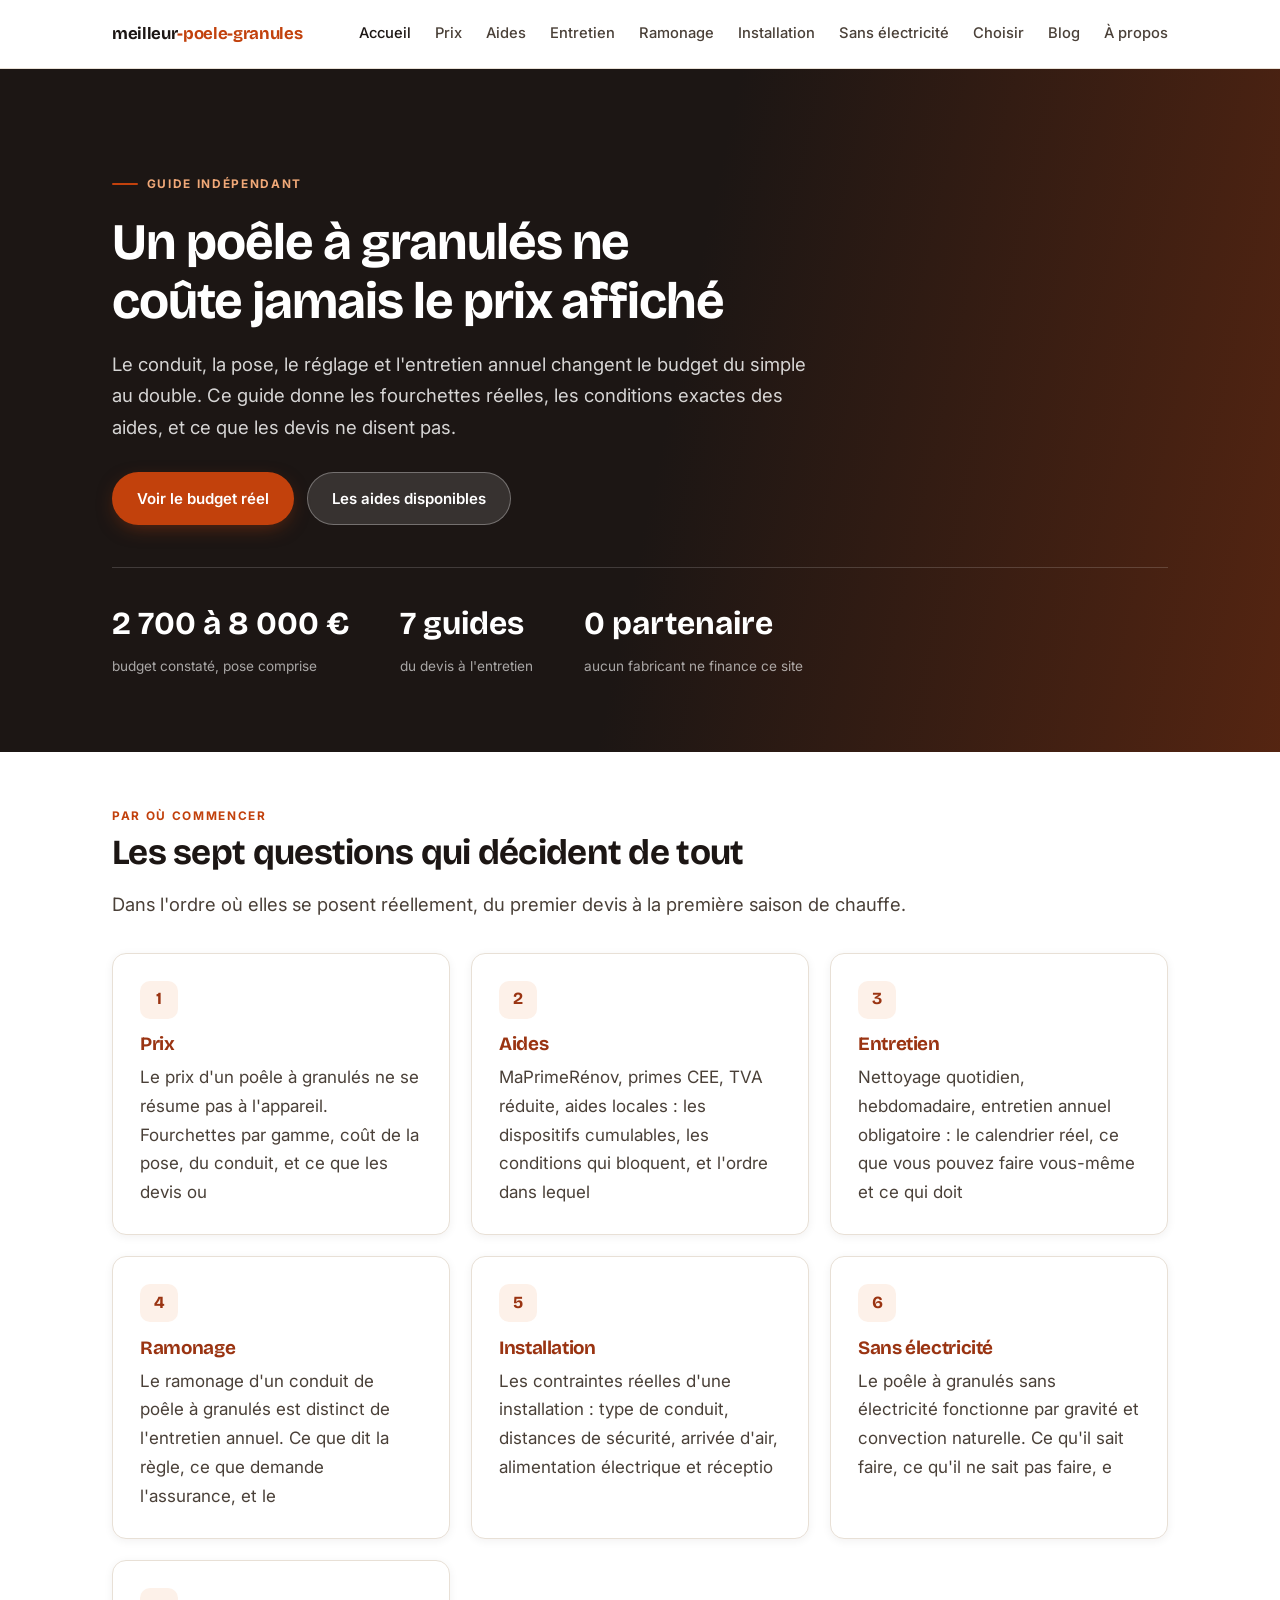
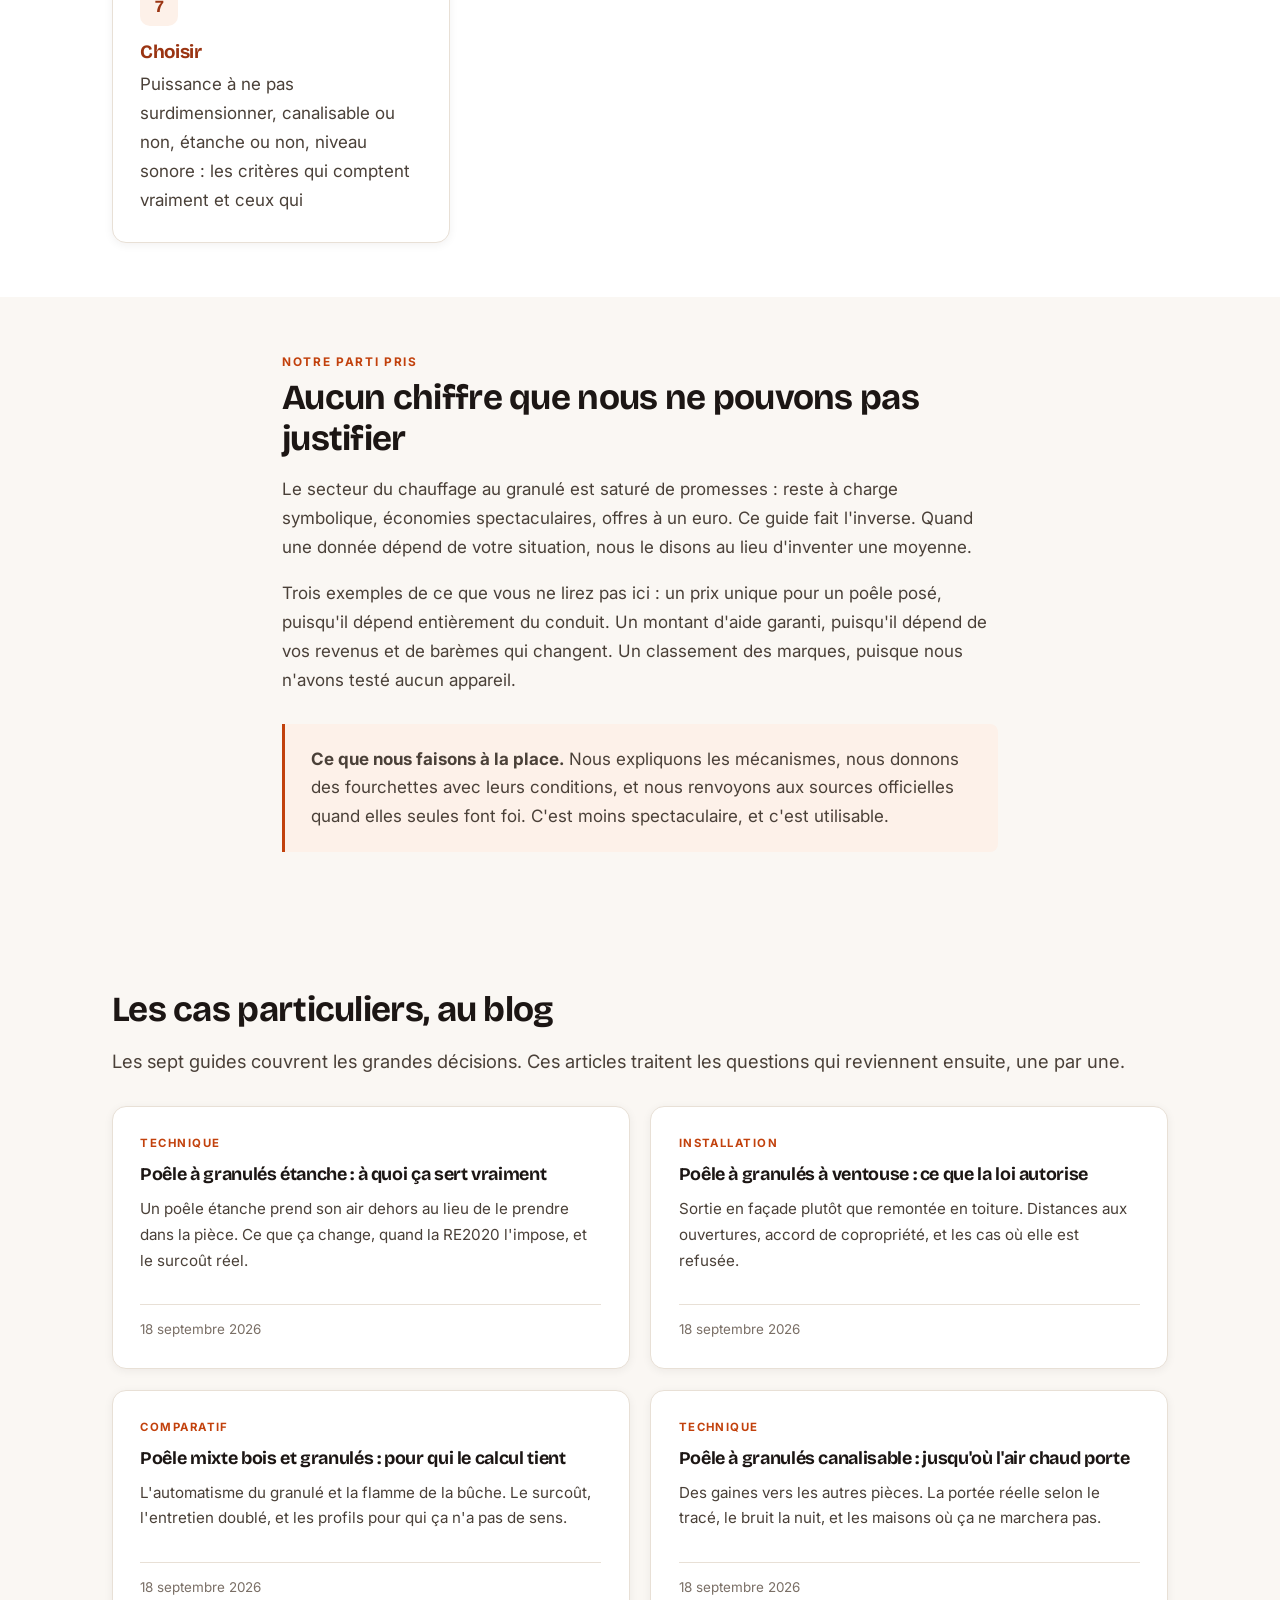
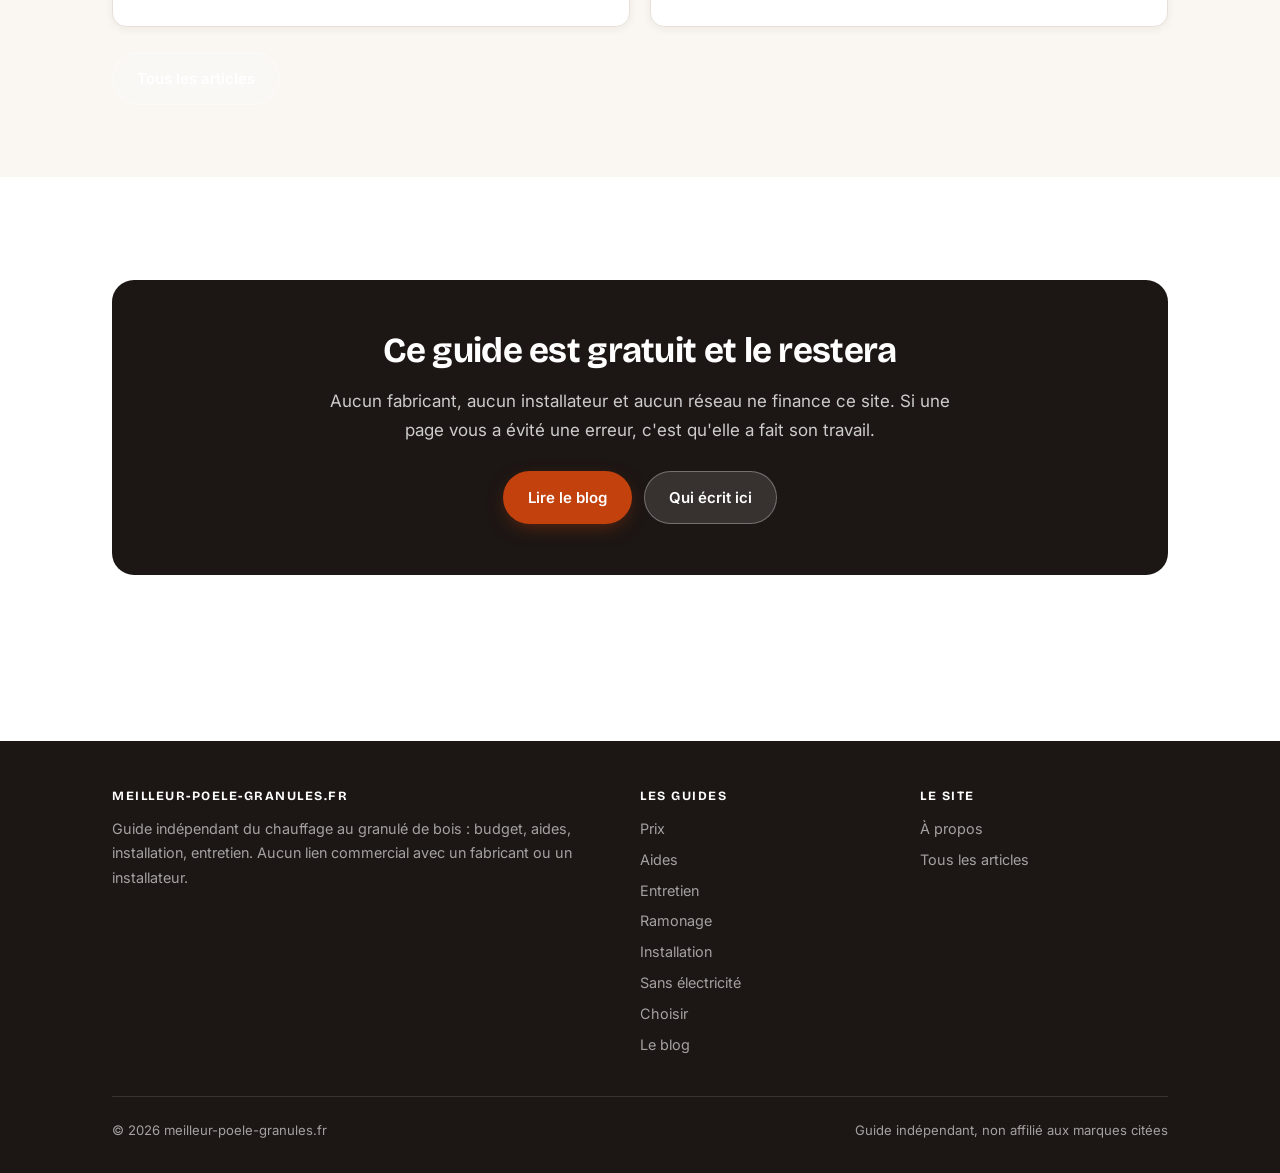
<file: index.html>
<!DOCTYPE html>
<html lang="fr">
<head>
<meta charset="UTF-8">
<meta name="viewport" content="width=device-width, initial-scale=1">
<script async src="https://www.googletagmanager.com/gtag/js?id=G-RPVB4V3FZG"></script>
<script>window.dataLayer=window.dataLayer||[];function gtag(){dataLayer.push(arguments);}gtag('js',new Date());gtag('config','G-RPVB4V3FZG');</script>
<title>Poêle à granulés : le guide qui donne les vrais chiffres</title>
<meta name="description" content="Guide indépendant du poêle à granulés : prix réels pose comprise, aides et primes, installation, entretien et ramonage. Sans lien commercial avec les fabricants.">
<meta name="robots" content="index, follow">
<link rel="canonical" href="https://meilleur-poele-granules.fr/">
<meta property="og:type" content="website">
<meta property="og:title" content="Poêle à granulés : le guide qui donne les vrais chiffres">
<meta property="og:description" content="Guide indépendant du poêle à granulés : prix réels pose comprise, aides et primes, installation, entretien et ramonage. Sans lien commercial avec les fabricants.">
<meta property="og:url" content="https://meilleur-poele-granules.fr/">
<meta property="og:locale" content="fr_FR">
<meta property="og:site_name" content="meilleur-poele-granules.fr">
<link rel="preconnect" href="https://fonts.googleapis.com">
<link rel="preconnect" href="https://fonts.gstatic.com" crossorigin>
<link href="https://fonts.googleapis.com/css2?family=Bricolage+Grotesque:opsz,wght@12..96,600;12..96,700&family=Inter:wght@400;500;600&display=swap" rel="stylesheet">
<link rel="stylesheet" href="/css/style.css">
<script type="application/ld+json">{"@context": "https://schema.org", "@type": "WebSite", "name": "meilleur-poele-granules.fr", "url": "https://meilleur-poele-granules.fr/", "inLanguage": "fr-FR"}</script>
</head>
<body>
<header><div class="wrap nav">
<a href="/" class="logo">meilleur<span>-poele-granules</span></a>
<input type="checkbox" id="navtog" class="navtog" aria-hidden="true">
<label for="navtog" class="burger" aria-label="Ouvrir le menu"><span></span><span></span><span></span></label>
<nav><a href="/" class="on">Accueil</a><a href="/prix/">Prix</a><a href="/aides/">Aides</a><a href="/entretien/">Entretien</a><a href="/ramonage/">Ramonage</a><a href="/installation/">Installation</a><a href="/sans-electricite/">Sans électricité</a><a href="/choisir/">Choisir</a><a href="/blog/">Blog</a><a href="/a-propos/">À propos</a></nav>
</div></header>
<main>
<div class="hero img" style="--hero-img:url('https://images.pexels.com/photos/36989812/pexels-photo-36989812.jpeg?auto=compress&cs=tinysrgb&w=1600')"><div class="wrap">
<span class="eyebrow">Guide indépendant</span>
<h1>Un poêle à granulés ne coûte jamais le prix affiché</h1>
<p class="lead">Le conduit, la pose, le réglage et l'entretien annuel changent le budget du simple au double. Ce guide donne les fourchettes réelles, les conditions exactes des aides, et ce que les devis ne disent pas.</p>
<div class="hero-cta"><a href="/prix/" class="btn btn-1">Voir le budget réel</a><a href="/aides/" class="btn btn-l">Les aides disponibles</a></div>
<div class="hero-stats"><div><span class="k">2 700 à 8 000 €</span><span class="l">budget constaté, pose comprise</span></div><div><span class="k">7 guides</span><span class="l">du devis à l'entretien</span></div><div><span class="k">0 partenaire</span><span class="l">aucun fabricant ne finance ce site</span></div></div>
</div></div>
<section><div class="wrap">
<span class="eyebrow-d">Par où commencer</span>
<h2 style="margin-top:.2rem">Les sept questions qui décident de tout</h2>
<p class="lead">Dans l'ordre où elles se posent réellement, du premier devis à la première saison de chauffe.</p>
<div class="grid g3" style="margin-top:2rem"><div class="card"><span class="num">1</span><h3><a href="/prix/">Prix</a></h3><p>Le prix d'un poêle à granulés ne se résume pas à l'appareil. Fourchettes par gamme, coût de la pose, du conduit, et ce que les devis ou</p></div><div class="card"><span class="num">2</span><h3><a href="/aides/">Aides</a></h3><p>MaPrimeRénov, primes CEE, TVA réduite, aides locales : les dispositifs cumulables, les conditions qui bloquent, et l'ordre dans lequel </p></div><div class="card"><span class="num">3</span><h3><a href="/entretien/">Entretien</a></h3><p>Nettoyage quotidien, hebdomadaire, entretien annuel obligatoire : le calendrier réel, ce que vous pouvez faire vous-même et ce qui doit</p></div><div class="card"><span class="num">4</span><h3><a href="/ramonage/">Ramonage</a></h3><p>Le ramonage d'un conduit de poêle à granulés est distinct de l'entretien annuel. Ce que dit la règle, ce que demande l'assurance, et le</p></div><div class="card"><span class="num">5</span><h3><a href="/installation/">Installation</a></h3><p>Les contraintes réelles d'une installation : type de conduit, distances de sécurité, arrivée d'air, alimentation électrique et réceptio</p></div><div class="card"><span class="num">6</span><h3><a href="/sans-electricite/">Sans électricité</a></h3><p>Le poêle à granulés sans électricité fonctionne par gravité et convection naturelle. Ce qu'il sait faire, ce qu'il ne sait pas faire, e</p></div><div class="card"><span class="num">7</span><h3><a href="/choisir/">Choisir</a></h3><p>Puissance à ne pas surdimensionner, canalisable ou non, étanche ou non, niveau sonore : les critères qui comptent vraiment et ceux qui </p></div></div>
</div></section>
<section class="soft"><div class="wrap narrow">
<span class="eyebrow-d">Notre parti pris</span>
<h2 style="margin-top:.2rem">Aucun chiffre que nous ne pouvons pas justifier</h2>
<p>Le secteur du chauffage au granulé est saturé de promesses : reste à charge symbolique, économies spectaculaires, offres à un euro. Ce guide fait l'inverse. Quand une donnée dépend de votre situation, nous le disons au lieu d'inventer une moyenne.</p>
<p>Trois exemples de ce que vous ne lirez pas ici : un prix unique pour un poêle posé, puisqu'il dépend entièrement du conduit. Un montant d'aide garanti, puisqu'il dépend de vos revenus et de barèmes qui changent. Un classement des marques, puisque nous n'avons testé aucun appareil.</p>
<div class="note"><p><strong>Ce que nous faisons à la place.</strong> Nous expliquons les mécanismes, nous donnons des fourchettes avec leurs conditions, et nous renvoyons aux sources officielles quand elles seules font foi. C'est moins spectaculaire, et c'est utilisable.</p></div>
</div></section>
<section class="soft"><div class="wrap">
<h2 style="margin-top:0">Les cas particuliers, au blog</h2>
<p class="lead">Les sept guides couvrent les grandes décisions. Ces articles traitent les questions qui reviennent ensuite, une par une.</p>
<div class="posts">
<article class="post"><span class="cat">Technique</span><h3><a href="/blog/poele-a-granules-etanche/">Poêle à granulés étanche : à quoi ça sert vraiment</a></h3><p>Un poêle étanche prend son air dehors au lieu de le prendre dans la pièce. Ce que ça change, quand la RE2020 l'impose, et le surcoût réel.</p><div class="foot">18 septembre 2026</div></article>
<article class="post"><span class="cat">Installation</span><h3><a href="/blog/poele-a-granules-ventouse/">Poêle à granulés à ventouse : ce que la loi autorise</a></h3><p>Sortie en façade plutôt que remontée en toiture. Distances aux ouvertures, accord de copropriété, et les cas où elle est refusée.</p><div class="foot">18 septembre 2026</div></article>
<article class="post"><span class="cat">Comparatif</span><h3><a href="/blog/poele-mixte-bois-et-granules/">Poêle mixte bois et granulés : pour qui le calcul tient</a></h3><p>L'automatisme du granulé et la flamme de la bûche. Le surcoût, l'entretien doublé, et les profils pour qui ça n'a pas de sens.</p><div class="foot">18 septembre 2026</div></article>
<article class="post"><span class="cat">Technique</span><h3><a href="/blog/poele-a-granules-canalisable/">Poêle à granulés canalisable : jusqu'où l'air chaud porte</a></h3><p>Des gaines vers les autres pièces. La portée réelle selon le tracé, le bruit la nuit, et les maisons où ça ne marchera pas.</p><div class="foot">18 septembre 2026</div></article>
</div>
<p style="margin-top:1.6rem"><a href="/blog/" class="btn btn-l">Tous les articles</a></p>
</div></section>
<section><div class="wrap"><div class="cta">
<h2>Ce guide est gratuit et le restera</h2>
<p>Aucun fabricant, aucun installateur et aucun réseau ne finance ce site. Si une page vous a évité une erreur, c'est qu'elle a fait son travail.</p>
<div class="hero-cta"><a href="/blog/" class="btn btn-1">Lire le blog</a>
<a href="/a-propos/" class="btn btn-l">Qui écrit ici</a></div>
</div></div></section>
</main>
<footer><div class="wrap">
<div class="fgrid">
<div>
<h4>meilleur-poele-granules.fr</h4>
<p style="color:rgba(255,255,255,.6)">Guide indépendant du chauffage au granulé de bois : budget, aides, installation, entretien. Aucun lien commercial avec un fabricant ou un installateur.</p>
</div>
<div>
<h4>Les guides</h4>
<a href="/prix/">Prix</a><a href="/aides/">Aides</a><a href="/entretien/">Entretien</a><a href="/ramonage/">Ramonage</a><a href="/installation/">Installation</a><a href="/sans-electricite/">Sans électricité</a><a href="/choisir/">Choisir</a>
<a href="/blog/">Le blog</a>
</div>
<div>
<h4>Le site</h4>
<a href="/a-propos/">À propos</a>
<a href="/blog/">Tous les articles</a>
</div>
</div>
<div class="legal">
<span>&copy; 2026 meilleur-poele-granules.fr</span>
<span>Guide indépendant, non affilié aux marques citées</span>
</div>
</div></footer>
</body>
</html>
</file>
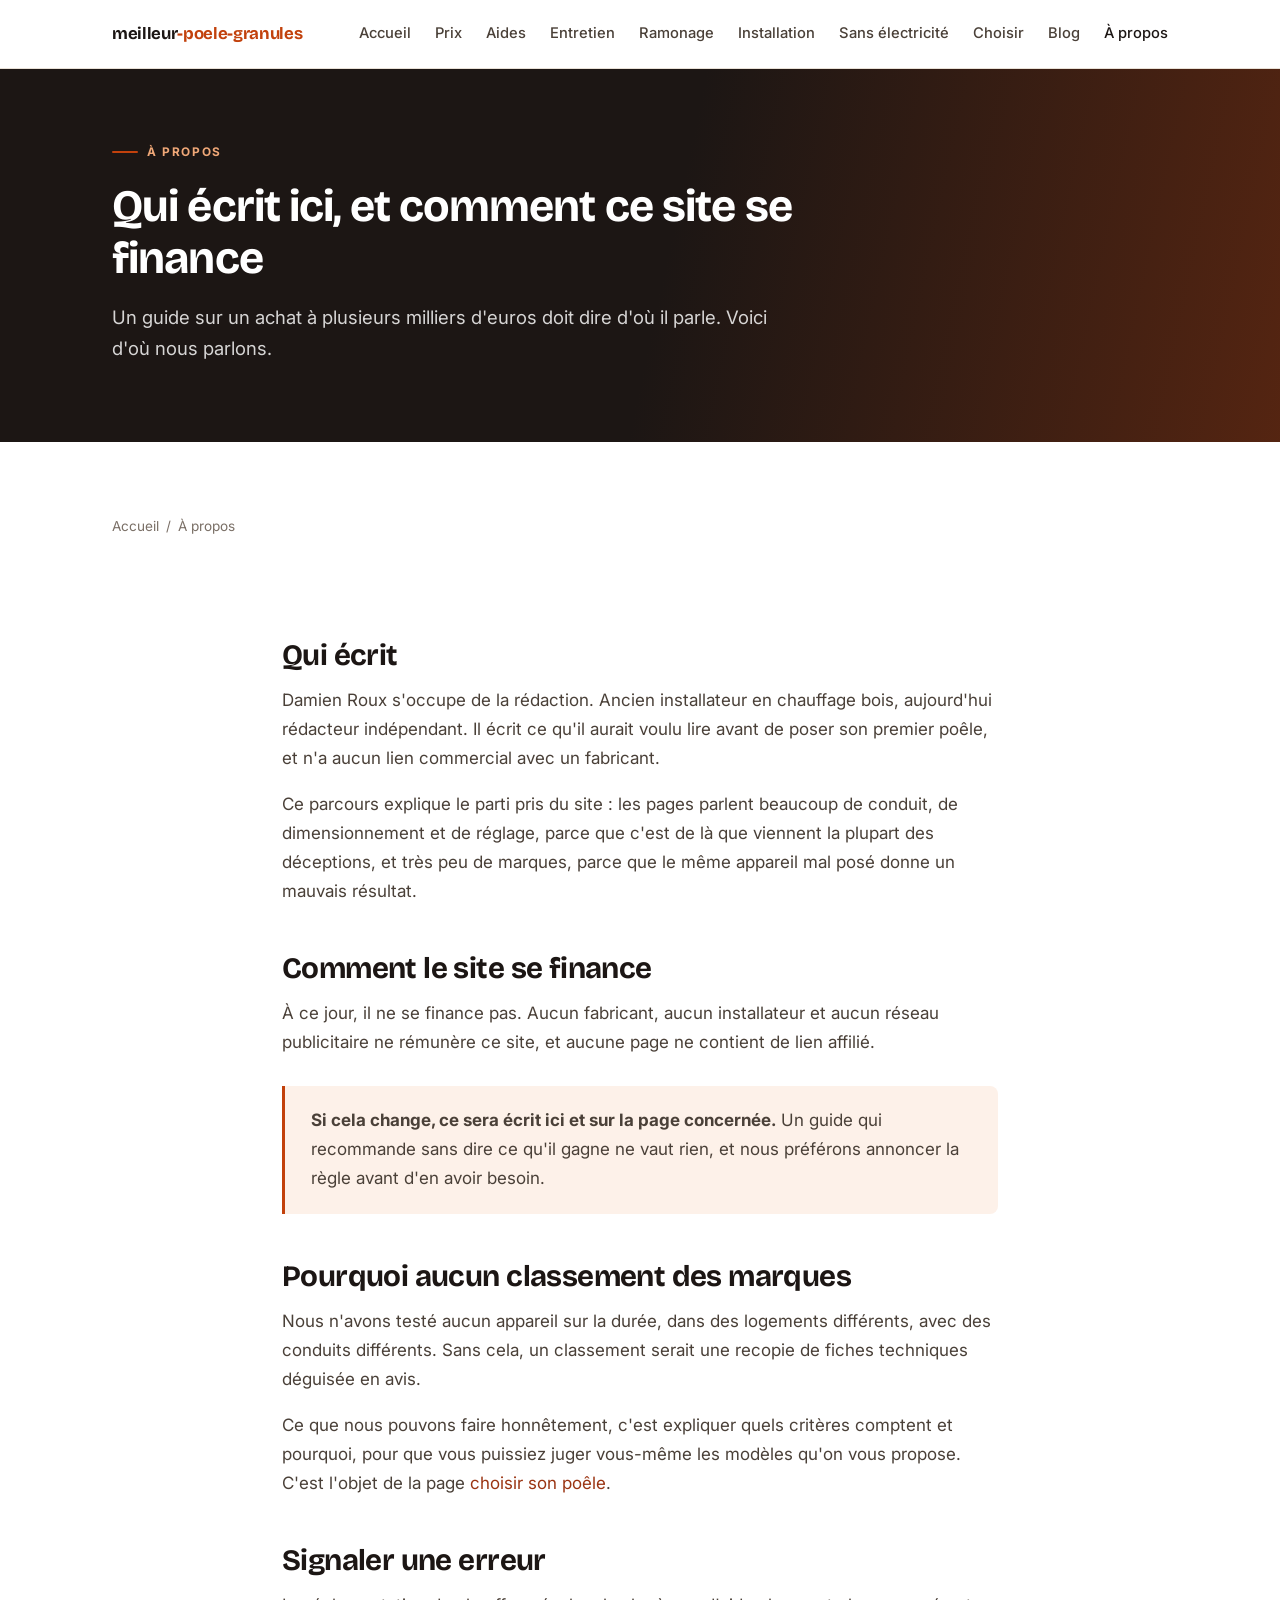
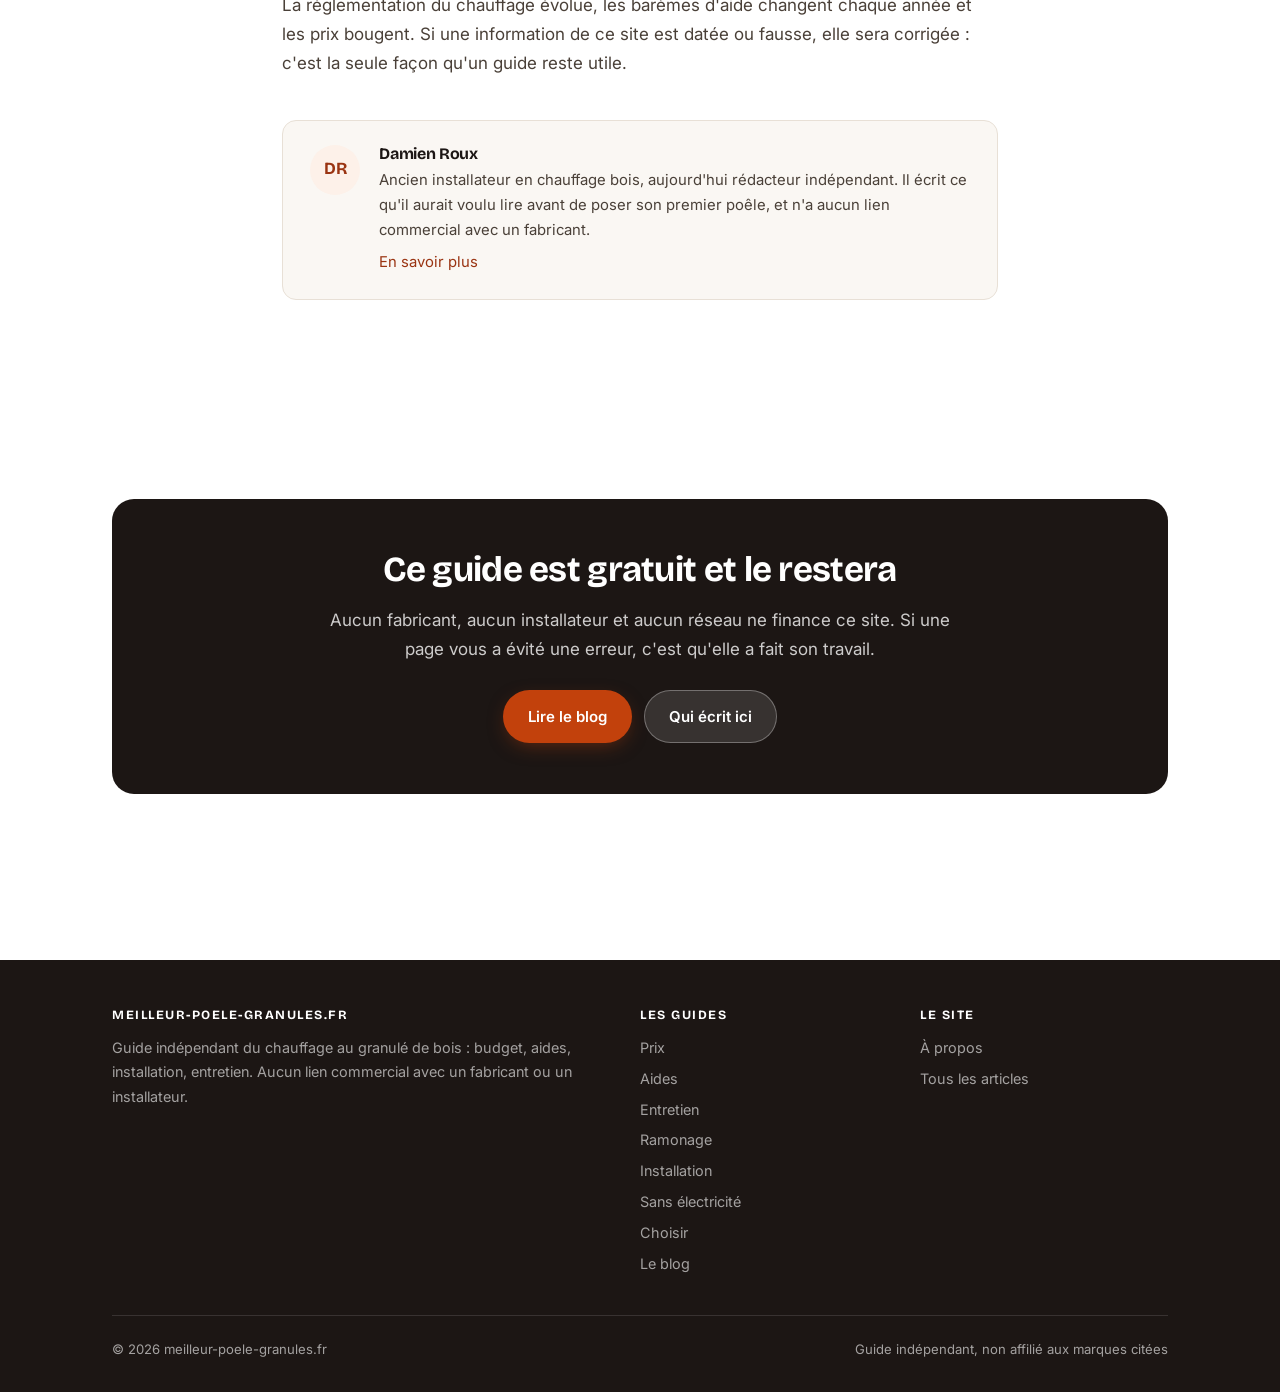
<file: a-propos/index.html>
<!DOCTYPE html>
<html lang="fr">
<head>
<meta charset="UTF-8">
<meta name="viewport" content="width=device-width, initial-scale=1">
<script async src="https://www.googletagmanager.com/gtag/js?id=G-RPVB4V3FZG"></script>
<script>window.dataLayer=window.dataLayer||[];function gtag(){dataLayer.push(arguments);}gtag('js',new Date());gtag('config','G-RPVB4V3FZG');</script>
<title>À propos : qui écrit ici et comment ce site se finance</title>
<meta name="description" content="Qui écrit sur meilleur-poele-granules.fr, comment le site se finance et pourquoi il ne classe pas les marques.">
<meta name="robots" content="index, follow">
<link rel="canonical" href="https://meilleur-poele-granules.fr/a-propos/">
<meta property="og:type" content="website">
<meta property="og:title" content="À propos : qui écrit ici et comment ce site se finance">
<meta property="og:description" content="Qui écrit sur meilleur-poele-granules.fr, comment le site se finance et pourquoi il ne classe pas les marques.">
<meta property="og:url" content="https://meilleur-poele-granules.fr/a-propos/">
<meta property="og:locale" content="fr_FR">
<meta property="og:site_name" content="meilleur-poele-granules.fr">
<link rel="preconnect" href="https://fonts.googleapis.com">
<link rel="preconnect" href="https://fonts.gstatic.com" crossorigin>
<link href="https://fonts.googleapis.com/css2?family=Bricolage+Grotesque:opsz,wght@12..96,600;12..96,700&family=Inter:wght@400;500;600&display=swap" rel="stylesheet">
<link rel="stylesheet" href="/css/style.css">
<script type="application/ld+json">{"@context": "https://schema.org", "@type": "AboutPage", "url": "https://meilleur-poele-granules.fr/a-propos/", "mainEntity": {"@type": "Person", "name": "Damien Roux", "description": "Ancien installateur en chauffage bois, aujourd'hui rédacteur indépendant. Il écrit ce qu'il aurait voulu lire avant de poser son premier poêle, et n'a aucun lien commercial avec un fabricant."}}</script>
<script type="application/ld+json">{"@context": "https://schema.org", "@type": "BreadcrumbList", "itemListElement": [{"@type": "ListItem", "position": 1, "name": "Accueil", "item": "https://meilleur-poele-granules.fr/"}, {"@type": "ListItem", "position": 2, "name": "À propos", "item": "https://meilleur-poele-granules.fr"}]}</script>
</head>
<body>
<header><div class="wrap nav">
<a href="/" class="logo">meilleur<span>-poele-granules</span></a>
<input type="checkbox" id="navtog" class="navtog" aria-hidden="true">
<label for="navtog" class="burger" aria-label="Ouvrir le menu"><span></span><span></span><span></span></label>
<nav><a href="/">Accueil</a><a href="/prix/">Prix</a><a href="/aides/">Aides</a><a href="/entretien/">Entretien</a><a href="/ramonage/">Ramonage</a><a href="/installation/">Installation</a><a href="/sans-electricite/">Sans électricité</a><a href="/choisir/">Choisir</a><a href="/blog/">Blog</a><a href="/a-propos/" class="on">À propos</a></nav>
</div></header>
<main>
<div class="hero slim img" style="--hero-img:url('https://images.pexels.com/photos/5418520/pexels-photo-5418520.jpeg?auto=compress&cs=tinysrgb&w=1600')"><div class="wrap">
<span class="eyebrow">À propos</span>
<h1>Qui écrit ici, et comment ce site se finance</h1>
<p class="lead">Un guide sur un achat à plusieurs milliers d'euros doit dire d'où il parle. Voici d'où nous parlons.</p>
</div></div>
<section><div class="wrap"><div class="bc"><a href="/">Accueil</a><span>/</span>À propos</div></div></section>
<section style="padding-top:0"><div class="wrap narrow"><article class="prose">
<h2 id="qui">Qui écrit</h2>
<p>Damien Roux s'occupe de la rédaction. Ancien installateur en chauffage bois, aujourd'hui rédacteur indépendant. Il écrit ce qu'il aurait voulu lire avant de poser son premier poêle, et n'a aucun lien commercial avec un fabricant.</p>
<p>Ce parcours explique le parti pris du site : les pages parlent beaucoup de conduit, de dimensionnement et de réglage, parce que c'est de là que viennent la plupart des déceptions, et très peu de marques, parce que le même appareil mal posé donne un mauvais résultat.</p>
<h2 id="financement">Comment le site se finance</h2>
<p>À ce jour, il ne se finance pas. Aucun fabricant, aucun installateur et aucun réseau publicitaire ne rémunère ce site, et aucune page ne contient de lien affilié.</p>
<div class="note"><p><strong>Si cela change, ce sera écrit ici et sur la page concernée.</strong> Un guide qui recommande sans dire ce qu'il gagne ne vaut rien, et nous préférons annoncer la règle avant d'en avoir besoin.</p></div>
<h2 id="methode">Pourquoi aucun classement des marques</h2>
<p>Nous n'avons testé aucun appareil sur la durée, dans des logements différents, avec des conduits différents. Sans cela, un classement serait une recopie de fiches techniques déguisée en avis.</p>
<p>Ce que nous pouvons faire honnêtement, c'est expliquer quels critères comptent et pourquoi, pour que vous puissiez juger vous-même les modèles qu'on vous propose. C'est l'objet de la page <a href="/choisir/">choisir son poêle</a>.</p>
<h2 id="corriger">Signaler une erreur</h2>
<p>La réglementation du chauffage évolue, les barèmes d'aide changent chaque année et les prix bougent. Si une information de ce site est datée ou fausse, elle sera corrigée : c'est la seule façon qu'un guide reste utile.</p>
<div class="author-box"><div class="author-ini">DR</div><div><h3>Damien Roux</h3><p>Ancien installateur en chauffage bois, aujourd'hui rédacteur indépendant. Il écrit ce qu'il aurait voulu lire avant de poser son premier poêle, et n'a aucun lien commercial avec un fabricant.</p><p><a href="/a-propos/">En savoir plus</a></p></div></div>
</article></div></section>
<section><div class="wrap"><div class="cta">
<h2>Ce guide est gratuit et le restera</h2>
<p>Aucun fabricant, aucun installateur et aucun réseau ne finance ce site. Si une page vous a évité une erreur, c'est qu'elle a fait son travail.</p>
<div class="hero-cta"><a href="/blog/" class="btn btn-1">Lire le blog</a>
<a href="/a-propos/" class="btn btn-l">Qui écrit ici</a></div>
</div></div></section>
</main>
<footer><div class="wrap">
<div class="fgrid">
<div>
<h4>meilleur-poele-granules.fr</h4>
<p style="color:rgba(255,255,255,.6)">Guide indépendant du chauffage au granulé de bois : budget, aides, installation, entretien. Aucun lien commercial avec un fabricant ou un installateur.</p>
</div>
<div>
<h4>Les guides</h4>
<a href="/prix/">Prix</a><a href="/aides/">Aides</a><a href="/entretien/">Entretien</a><a href="/ramonage/">Ramonage</a><a href="/installation/">Installation</a><a href="/sans-electricite/">Sans électricité</a><a href="/choisir/">Choisir</a>
<a href="/blog/">Le blog</a>
</div>
<div>
<h4>Le site</h4>
<a href="/a-propos/">À propos</a>
<a href="/blog/">Tous les articles</a>
</div>
</div>
<div class="legal">
<span>&copy; 2026 meilleur-poele-granules.fr</span>
<span>Guide indépendant, non affilié aux marques citées</span>
</div>
</div></footer>
</body>
</html>
</file>
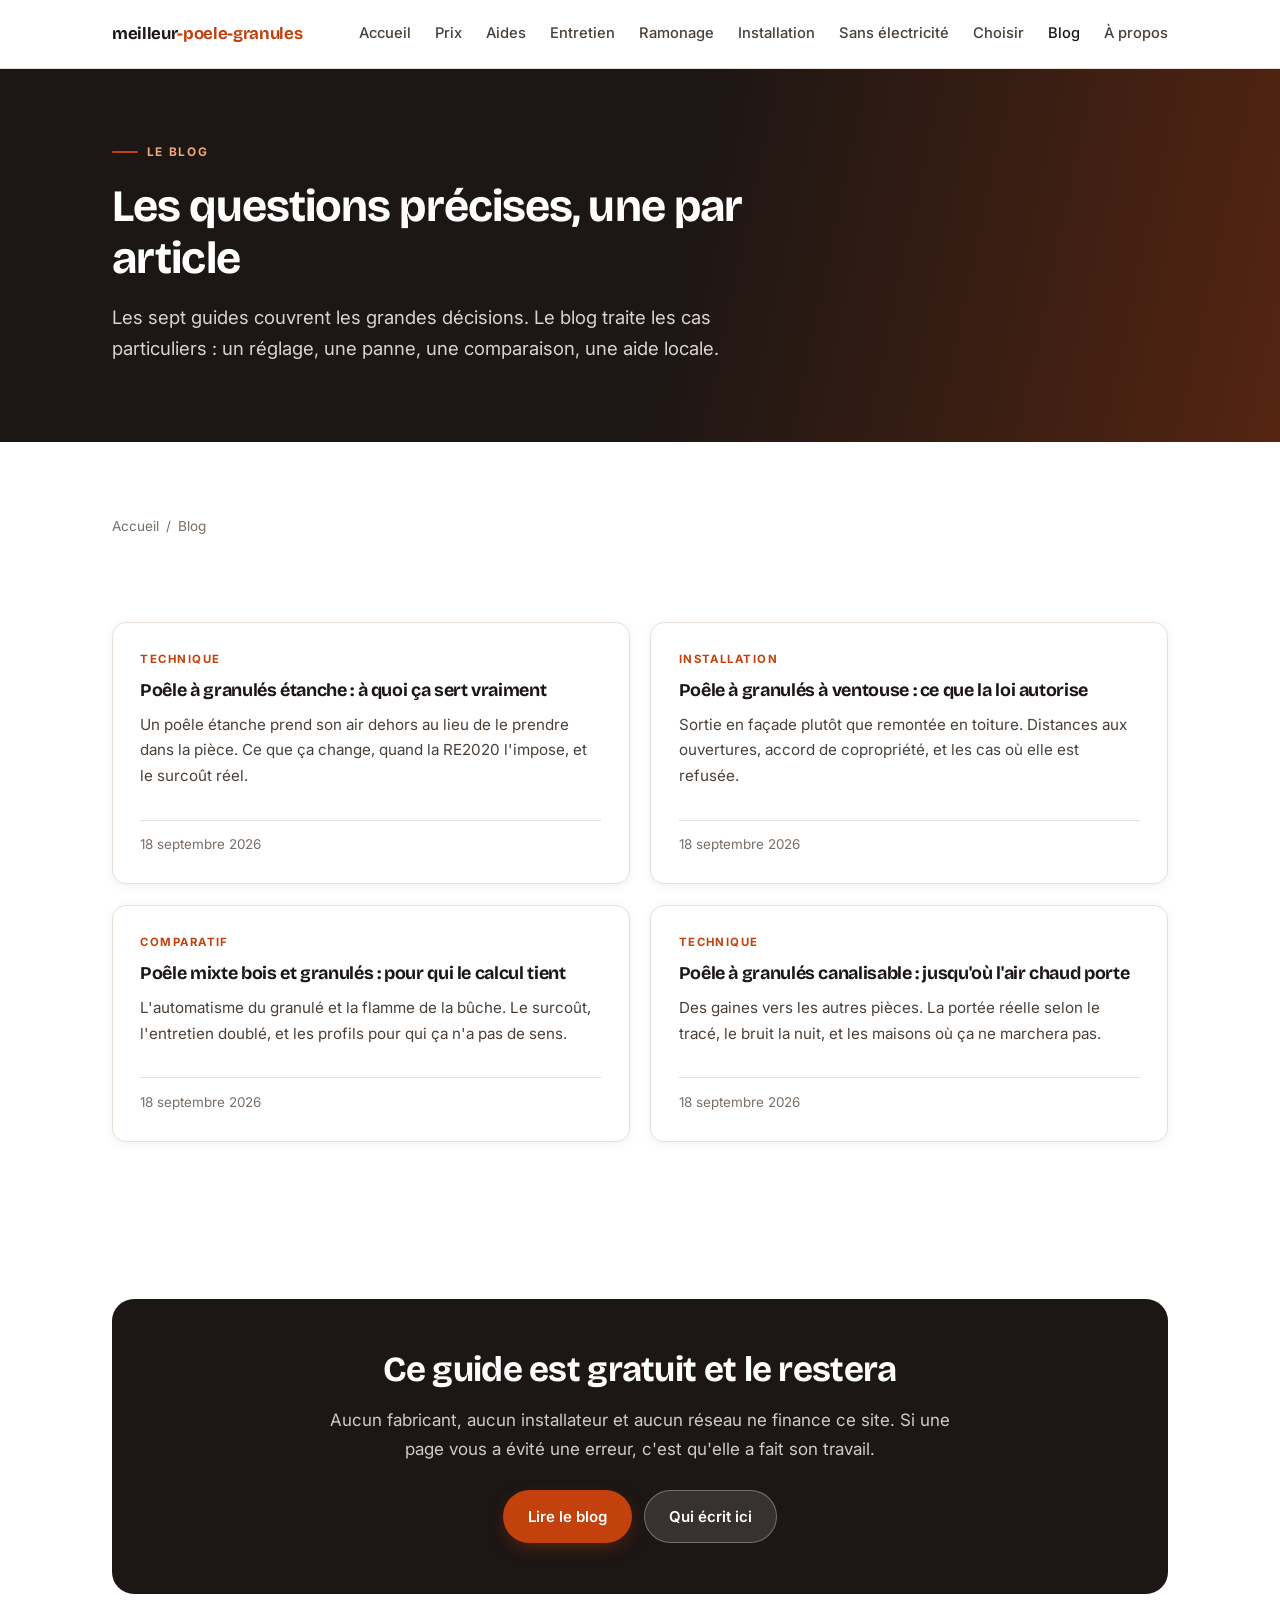
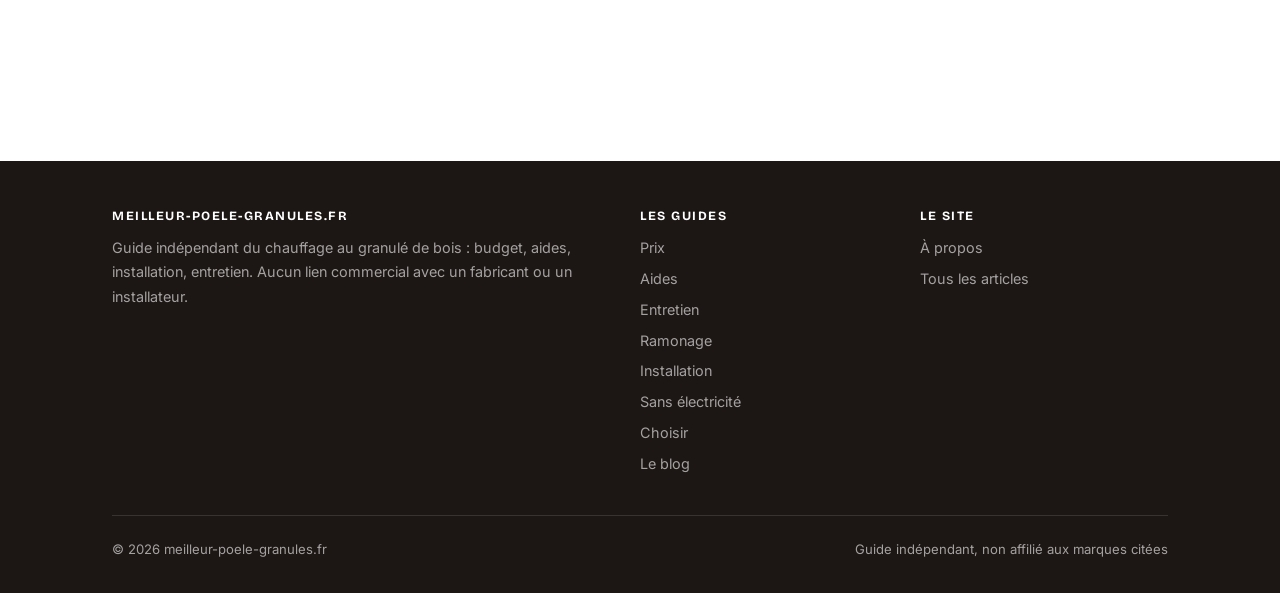
<file: blog/index.html>
<!DOCTYPE html>
<html lang="fr">
<head>
<meta charset="UTF-8">
<meta name="viewport" content="width=device-width, initial-scale=1">
<script async src="https://www.googletagmanager.com/gtag/js?id=G-RPVB4V3FZG"></script>
<script>window.dataLayer=window.dataLayer||[];function gtag(){dataLayer.push(arguments);}gtag('js',new Date());gtag('config','G-RPVB4V3FZG');</script>
<title>Le blog du chauffage au granulé</title>
<meta name="description" content="Tous les articles du guide : entretien, réglages, aides, comparaisons et retours de terrain sur le chauffage au granulé.">
<meta name="robots" content="index, follow">
<link rel="canonical" href="https://meilleur-poele-granules.fr/blog/">
<meta property="og:type" content="website">
<meta property="og:title" content="Le blog du chauffage au granulé">
<meta property="og:description" content="Tous les articles du guide : entretien, réglages, aides, comparaisons et retours de terrain sur le chauffage au granulé.">
<meta property="og:url" content="https://meilleur-poele-granules.fr/blog/">
<meta property="og:locale" content="fr_FR">
<meta property="og:site_name" content="meilleur-poele-granules.fr">
<link rel="preconnect" href="https://fonts.googleapis.com">
<link rel="preconnect" href="https://fonts.gstatic.com" crossorigin>
<link href="https://fonts.googleapis.com/css2?family=Bricolage+Grotesque:opsz,wght@12..96,600;12..96,700&family=Inter:wght@400;500;600&display=swap" rel="stylesheet">
<link rel="stylesheet" href="/css/style.css">
<script type="application/ld+json">{"@context": "https://schema.org", "@type": "Blog", "name": "Le blog", "url": "https://meilleur-poele-granules.fr/blog/", "inLanguage": "fr-FR", "publisher": {"@type": "Organization", "name": "meilleur-poele-granules.fr", "url": "https://meilleur-poele-granules.fr/"}}</script>
<script type="application/ld+json">{"@context": "https://schema.org", "@type": "BreadcrumbList", "itemListElement": [{"@type": "ListItem", "position": 1, "name": "Accueil", "item": "https://meilleur-poele-granules.fr/"}, {"@type": "ListItem", "position": 2, "name": "Blog", "item": "https://meilleur-poele-granules.fr"}]}</script>
</head>
<body>
<header><div class="wrap nav">
<a href="/" class="logo">meilleur<span>-poele-granules</span></a>
<input type="checkbox" id="navtog" class="navtog" aria-hidden="true">
<label for="navtog" class="burger" aria-label="Ouvrir le menu"><span></span><span></span><span></span></label>
<nav><a href="/">Accueil</a><a href="/prix/">Prix</a><a href="/aides/">Aides</a><a href="/entretien/">Entretien</a><a href="/ramonage/">Ramonage</a><a href="/installation/">Installation</a><a href="/sans-electricite/">Sans électricité</a><a href="/choisir/">Choisir</a><a href="/blog/" class="on">Blog</a><a href="/a-propos/">À propos</a></nav>
</div></header>
<main>
<div class="hero slim img" style="--hero-img:url('https://images.pexels.com/photos/20793411/pexels-photo-20793411.jpeg?auto=compress&cs=tinysrgb&w=1600')"><div class="wrap">
<span class="eyebrow">Le blog</span>
<h1>Les questions précises, une par article</h1>
<p class="lead">Les sept guides couvrent les grandes décisions. Le blog traite les cas particuliers : un réglage, une panne, une comparaison, une aide locale.</p>
</div></div>
<section><div class="wrap"><div class="bc"><a href="/">Accueil</a><span>/</span>Blog</div></div></section>
<section style="padding-top:0"><div class="wrap">
<div class="posts"><article class="post"><span class="cat">Technique</span><h3><a href="/blog/poele-a-granules-etanche/">Poêle à granulés étanche : à quoi ça sert vraiment</a></h3><p>Un poêle étanche prend son air dehors au lieu de le prendre dans la pièce. Ce que ça change, quand la RE2020 l'impose, et le surcoût réel.</p><div class="foot">18 septembre 2026</div></article><article class="post"><span class="cat">Installation</span><h3><a href="/blog/poele-a-granules-ventouse/">Poêle à granulés à ventouse : ce que la loi autorise</a></h3><p>Sortie en façade plutôt que remontée en toiture. Distances aux ouvertures, accord de copropriété, et les cas où elle est refusée.</p><div class="foot">18 septembre 2026</div></article><article class="post"><span class="cat">Comparatif</span><h3><a href="/blog/poele-mixte-bois-et-granules/">Poêle mixte bois et granulés : pour qui le calcul tient</a></h3><p>L'automatisme du granulé et la flamme de la bûche. Le surcoût, l'entretien doublé, et les profils pour qui ça n'a pas de sens.</p><div class="foot">18 septembre 2026</div></article><article class="post"><span class="cat">Technique</span><h3><a href="/blog/poele-a-granules-canalisable/">Poêle à granulés canalisable : jusqu'où l'air chaud porte</a></h3><p>Des gaines vers les autres pièces. La portée réelle selon le tracé, le bruit la nuit, et les maisons où ça ne marchera pas.</p><div class="foot">18 septembre 2026</div></article></div>
</div></section>
<section><div class="wrap"><div class="cta">
<h2>Ce guide est gratuit et le restera</h2>
<p>Aucun fabricant, aucun installateur et aucun réseau ne finance ce site. Si une page vous a évité une erreur, c'est qu'elle a fait son travail.</p>
<div class="hero-cta"><a href="/blog/" class="btn btn-1">Lire le blog</a>
<a href="/a-propos/" class="btn btn-l">Qui écrit ici</a></div>
</div></div></section>
</main>
<footer><div class="wrap">
<div class="fgrid">
<div>
<h4>meilleur-poele-granules.fr</h4>
<p style="color:rgba(255,255,255,.6)">Guide indépendant du chauffage au granulé de bois : budget, aides, installation, entretien. Aucun lien commercial avec un fabricant ou un installateur.</p>
</div>
<div>
<h4>Les guides</h4>
<a href="/prix/">Prix</a><a href="/aides/">Aides</a><a href="/entretien/">Entretien</a><a href="/ramonage/">Ramonage</a><a href="/installation/">Installation</a><a href="/sans-electricite/">Sans électricité</a><a href="/choisir/">Choisir</a>
<a href="/blog/">Le blog</a>
</div>
<div>
<h4>Le site</h4>
<a href="/a-propos/">À propos</a>
<a href="/blog/">Tous les articles</a>
</div>
</div>
<div class="legal">
<span>&copy; 2026 meilleur-poele-granules.fr</span>
<span>Guide indépendant, non affilié aux marques citées</span>
</div>
</div></footer>
</body>
</html>
</file>
<file: css/style.css>
/* ============================================================
   meilleur-poele-granules.fr
   Guide independant du chauffage au granule
   Fonts : Bricolage Grotesque (titres) + Inter (texte)
   ============================================================ */

:root{
  --bg:#ffffff; --bg-soft:#faf7f3; --bg-deep:#1c1614;
  --ink:#1c1614; --ink-2:#4a4038; --ink-3:#7a6f66;
  --line:#e8e0d6;
  --ember:#c2410c; --ember-dk:#9a3412; --ember-soft:#fdf1e9;
  --leaf:#3f6212; --leaf-soft:#f2f7e8;
  --r-sm:8px; --r:14px; --r-lg:22px;
  --sh:0 2px 10px rgba(28,22,20,.06);
  --sh-lg:0 24px 60px -24px rgba(28,22,20,.3);
  --fh:'Bricolage Grotesque',Georgia,serif;
  --fb:'Inter',system-ui,sans-serif;
}
*,*::before,*::after{box-sizing:border-box;margin:0;padding:0}
html{scroll-behavior:smooth;-webkit-font-smoothing:antialiased}
body{font-family:var(--fb);color:var(--ink);background:var(--bg);line-height:1.7;font-size:17px}
img{max-width:100%;display:block}
a{color:var(--ember-dk);text-decoration:none;transition:color .2s}
a:hover{color:var(--ember)}
.wrap{max-width:1120px;margin:0 auto;padding:0 clamp(1.1rem,4vw,2rem)}
.wrap.narrow{max-width:780px}

h1,h2,h3,h4{font-family:var(--fh);line-height:1.15;letter-spacing:-.02em;font-weight:700}
h1{font-size:clamp(2rem,4.6vw,3.2rem)}
h2{font-size:clamp(1.5rem,3vw,2.2rem);margin:3rem 0 1rem}
h3{font-size:1.18rem;margin:1.8rem 0 .5rem}
p{margin-bottom:1.1rem;color:var(--ink-2)}
.lead{font-size:1.15rem;color:var(--ink-2)}

/* NAV */
header{position:sticky;top:0;z-index:60;background:rgba(255,255,255,.94);
  backdrop-filter:blur(14px) saturate(160%);border-bottom:1px solid var(--line)}
.nav{display:flex;align-items:center;justify-content:space-between;height:68px}
.logo{font-family:var(--fh);font-weight:700;font-size:1.05rem;color:var(--ink);letter-spacing:-.02em}
.logo span{color:var(--ember)}
.nav nav{display:flex;gap:1.5rem;align-items:center}
/* :not(.btn) indispensable : sinon .nav nav a ecrase .btn-1 et le bouton
   se retrouve avec du texte sombre sur fond ember. Deja vu sur visites360. */
.nav nav a:not(.btn){font-size:.92rem;color:var(--ink-2);font-weight:500}
.nav nav a:not(.btn):hover,.nav nav a:not(.btn).on{color:var(--ink)}
.navtog{display:none}
.burger{display:none;flex-direction:column;gap:5px;cursor:pointer;padding:.5rem;margin-left:auto}
.burger span{display:block;width:24px;height:2px;background:var(--ink);border-radius:2px;transition:transform .25s,opacity .25s}
@media(max-width:880px){
  .burger{display:flex;order:3}
  .nav{flex-wrap:wrap}
  .nav nav{order:4;width:100%;flex-direction:column;align-items:stretch;gap:0;
    max-height:0;overflow:hidden;transition:max-height .3s ease}
  .navtog:checked ~ nav{max-height:560px;padding-bottom:1rem}
  .nav nav a:not(.btn){padding:.85rem .2rem;border-bottom:1px solid var(--line);font-size:1rem}
  .nav nav .btn{margin-top:.9rem;justify-content:center}
  .navtog:checked ~ .burger span:nth-child(1){transform:translateY(7px) rotate(45deg)}
  .navtog:checked ~ .burger span:nth-child(2){opacity:0}
  .navtog:checked ~ .burger span:nth-child(3){transform:translateY(-7px) rotate(-45deg)}
}

/* BOUTONS */
.btn{display:inline-flex;align-items:center;gap:.5rem;padding:.8rem 1.5rem;border-radius:999px;
  font-family:var(--fb);font-weight:600;font-size:.94rem;border:1.5px solid transparent;
  cursor:pointer;transition:all .22s;white-space:nowrap}
.btn-1{background:var(--ember);color:#fff;box-shadow:0 6px 20px -6px rgba(194,65,12,.5)}
.btn-1:hover{background:var(--ember-dk);color:#fff;transform:translateY(-2px)}
.btn-2{border-color:var(--line);color:var(--ink);background:#fff}
.btn-2:hover{border-color:var(--ink);color:var(--ink)}
.btn-l{background:rgba(255,255,255,.12);border-color:rgba(255,255,255,.3);color:#fff}
.btn-l:hover{background:rgba(255,255,255,.22);color:#fff}

/* HERO */
.hero{position:relative;overflow:hidden;background:var(--bg-deep);color:#fff;
  padding:clamp(3.4rem,8vw,6rem) 0 clamp(3rem,6vw,4.5rem)}
.hero::after{content:'';position:absolute;inset:0;z-index:1;
  background:radial-gradient(1000px 420px at 12% -10%,rgba(194,65,12,.32),transparent 62%)}
.hero .wrap{position:relative;z-index:2}
.hero h1{color:#fff;max-width:20ch;margin-bottom:1.1rem}
.hero .lead{color:rgba(255,255,255,.82);max-width:58ch;font-size:1.16rem;margin-bottom:1.8rem}
.hero.slim{padding:clamp(2.6rem,6vw,4rem) 0 clamp(2.2rem,5vw,3rem)}
.hero.slim h1{max-width:24ch;font-size:clamp(1.85rem,4vw,2.8rem)}
.eyebrow{display:inline-flex;align-items:center;gap:.55rem;font-size:.74rem;font-weight:700;
  letter-spacing:.14em;text-transform:uppercase;color:#f0a878;margin-bottom:1.2rem}
.eyebrow::before{content:'';width:26px;height:2px;background:var(--ember);border-radius:2px}
.hero-cta{display:flex;gap:.8rem;flex-wrap:wrap}
.hero-stats{display:flex;gap:clamp(1.4rem,5vw,3.2rem);flex-wrap:wrap;
  margin-top:2.6rem;padding-top:1.8rem;border-top:1px solid rgba(255,255,255,.16)}
.hero-stats .k{font-family:var(--fh);font-size:clamp(1.4rem,3vw,2rem);font-weight:700;color:#fff;display:block}
.hero-stats .l{font-size:.85rem;color:rgba(255,255,255,.62)}
.ameta{display:flex;flex-wrap:wrap;gap:.5rem 1.4rem;margin-top:1.5rem;padding-top:1.2rem;
  border-top:1px solid rgba(255,255,255,.16);font-size:.88rem;color:rgba(255,255,255,.66)}
.ameta strong{color:#fff;font-weight:600}

/* SECTIONS */
main section{padding:clamp(2.4rem,5vw,3.4rem) 0}
.eyebrow-d{display:block;font-size:.74rem;font-weight:700;letter-spacing:.14em;
  text-transform:uppercase;color:var(--ember);margin-bottom:.4rem}
.soft{background:var(--bg-soft)}

/* GRILLES */
.grid{display:grid;gap:1.3rem}
.g2{grid-template-columns:repeat(2,1fr)}
.g3{grid-template-columns:repeat(3,1fr)}
@media(max-width:900px){.g3{grid-template-columns:1fr}.g2{grid-template-columns:1fr}}
.card{background:#fff;border:1px solid var(--line);border-radius:var(--r);padding:1.7rem;
  box-shadow:var(--sh);transition:transform .25s,box-shadow .25s,border-color .25s}
.card:hover{transform:translateY(-3px);box-shadow:var(--sh-lg);border-color:#d8cec1}
.card h3{margin-top:0}
.card p:last-child{margin-bottom:0}
.num{display:inline-flex;align-items:center;justify-content:center;width:38px;height:38px;
  border-radius:10px;background:var(--ember-soft);color:var(--ember-dk);
  font-family:var(--fh);font-weight:700;margin-bottom:.9rem}

/* ENCADRES */
.note{background:var(--ember-soft);border-left:3px solid var(--ember);
  padding:1.3rem 1.6rem;border-radius:0 var(--r-sm) var(--r-sm) 0;margin:1.8rem 0}
.note p:last-child{margin-bottom:0}
.warn{background:var(--leaf-soft);border-left:3px solid var(--leaf);
  padding:1.3rem 1.6rem;border-radius:0 var(--r-sm) var(--r-sm) 0;margin:1.8rem 0}
.warn p:last-child{margin-bottom:0}

/* LISTES */
.check{list-style:none;margin:1.2rem 0}
.check li{position:relative;padding-left:1.8rem;margin-bottom:.6rem;color:var(--ink-2)}
.check li::before{content:'';position:absolute;left:0;top:.62em;width:9px;height:9px;
  border-radius:50%;background:var(--ember)}

/* TABLEAU */
.tw{overflow-x:auto;margin:1.6rem 0}
table{width:100%;border-collapse:collapse;font-size:.95rem;min-width:460px}
th,td{padding:.8rem 1rem;text-align:left;border-bottom:1px solid var(--line)}
th{background:var(--bg-soft);font-family:var(--fh);font-weight:700;font-size:.84rem;
  letter-spacing:.03em;text-transform:uppercase;color:var(--ink-3)}
tbody tr:hover{background:var(--bg-soft)}

/* SOMMAIRE — c'est un <nav>, d'ou le display force : sans lui il herite
   du flex de la navigation d'en-tete. Piege rencontre sur les deux
   autres sites d'affiliation le 28/08. */
nav.toc{display:block !important;background:var(--bg-soft);border:1px solid var(--line);
  border-left:3px solid var(--ember);border-radius:0 var(--r) var(--r) 0;
  padding:1.4rem 1.7rem;margin:2.2rem 0}
nav.toc a::after{display:none}
.toc-title{font-size:.76rem;letter-spacing:.14em;text-transform:uppercase;
  color:var(--ink-3);margin-bottom:.8rem;font-weight:700;font-family:var(--fb)}
.toc ol{margin:0;padding-left:1.2rem}
.toc li{margin-bottom:.42rem;font-size:.95rem}
.toc a{color:var(--ink-2);font-weight:500}
.toc a:hover{color:var(--ember-dk)}

/* CORPS D ARTICLE */
.prose h2{font-size:clamp(1.4rem,2.6vw,1.85rem);margin:2.8rem 0 .9rem;scroll-margin-top:88px}
.prose h3{font-size:1.12rem;margin:1.9rem 0 .5rem}
.prose ul,.prose ol{margin:0 0 1.2rem 1.2rem}
.prose li{margin-bottom:.5rem;color:var(--ink-2)}
.prose blockquote{border-left:3px solid var(--ember);padding:.2rem 0 .2rem 1.4rem;
  margin:1.8rem 0;font-size:1.06rem;color:var(--ink);font-style:italic}

/* FAQ */
.faq{margin:1.5rem 0}
.faq details{border:1px solid var(--line);border-radius:var(--r);margin-bottom:.7rem;
  background:#fff;overflow:hidden}
.faq summary{padding:1.1rem 1.5rem;cursor:pointer;font-weight:600;font-family:var(--fh);
  list-style:none;display:flex;justify-content:space-between;gap:1rem;align-items:center}
.faq summary::-webkit-details-marker{display:none}
.faq summary::after{content:'+';font-size:1.4rem;color:var(--ember);font-weight:400;flex:none}
.faq details[open] summary::after{content:'\2212'}
.faq details[open] summary{border-bottom:1px solid var(--line)}
.faq .a{padding:1.1rem 1.5rem;color:var(--ink-2)}
.faq .a p:last-child{margin-bottom:0}

/* SIGNATURE */
.author-box{display:flex;gap:1.2rem;align-items:flex-start;background:var(--bg-soft);
  border:1px solid var(--line);border-radius:var(--r);padding:1.5rem 1.7rem;margin:2.6rem 0}
.author-box .author-ini{flex:none;width:50px;height:50px;border-radius:50%;
  background:var(--ember-soft);color:var(--ember-dk);font-family:var(--fh);
  font-weight:700;display:flex;align-items:center;justify-content:center}
.author-box h3{margin:0 0 .3rem;font-size:1rem}
.author-box p{font-size:.93rem;margin-bottom:.4rem}
.author-box p:last-child{margin-bottom:0}

/* LISTE DU BLOG */
.posts{display:grid;gap:1.3rem;grid-template-columns:repeat(2,1fr);margin-top:1.8rem}
@media(max-width:880px){.posts{grid-template-columns:1fr}}
.post{display:flex;flex-direction:column;background:#fff;border:1px solid var(--line);
  border-radius:var(--r);padding:1.7rem;box-shadow:var(--sh);
  transition:transform .25s,box-shadow .25s,border-color .25s}
.post:hover{transform:translateY(-3px);box-shadow:var(--sh-lg);border-color:#d8cec1}
.post .cat{font-size:.71rem;font-weight:700;letter-spacing:.13em;text-transform:uppercase;
  color:var(--ember);margin-bottom:.6rem}
.post h3{margin:0 0 .6rem;font-size:1.12rem;line-height:1.3}
.post h3 a{color:var(--ink)}
.post h3 a:hover{color:var(--ember-dk)}
.post p{font-size:.95rem;flex:1}
.post .foot{font-size:.84rem;color:var(--ink-3);margin-top:.8rem;
  padding-top:.8rem;border-top:1px solid var(--line)}

/* MAILLAGE */
.cluster-links{margin:3rem 0 1rem;padding:1.7rem 2rem;background:var(--bg-soft);
  border:1px solid var(--line);border-left:3px solid var(--ember);border-radius:0 var(--r) var(--r) 0}
.cluster-links h2{margin:0 0 .5rem;font-size:1.2rem}
.cluster-links>p{color:var(--ink-3);font-size:.94rem;margin-bottom:.9rem}
.cluster-links ul{margin:0;padding-left:1.1rem}
.cluster-links li{margin-bottom:.5rem;color:var(--ink-3);font-size:.95rem}
.cluster-links li a{font-weight:600}

/* FIL D ARIANE */
.bc{font-size:.85rem;color:var(--ink-3);padding:1.2rem 0 0}
.bc a{color:var(--ink-3)}
.bc span{margin:0 .45rem}

/* CTA */
.cta{background:var(--bg-deep);color:#fff;border-radius:var(--r-lg);
  padding:clamp(2.2rem,5vw,3.2rem);text-align:center;margin:3rem 0}
.cta h2{color:#fff;margin-top:0}
.cta p{color:rgba(255,255,255,.78);max-width:58ch;margin:0 auto 1.6rem}
.cta .hero-cta{justify-content:center}

/* PIED */
footer{background:var(--bg-deep);color:rgba(255,255,255,.6);padding:3rem 0 2rem;margin-top:4rem;font-size:.9rem}
footer .fgrid{display:grid;grid-template-columns:2fr 1fr 1fr;gap:2rem;margin-bottom:2rem}
@media(max-width:760px){footer .fgrid{grid-template-columns:1fr}}
footer h4{color:#fff;font-size:.79rem;letter-spacing:.12em;text-transform:uppercase;margin-bottom:.8rem}
footer a{color:rgba(255,255,255,.6);display:block;margin-bottom:.4rem}
footer a:hover{color:#fff}
footer .legal{border-top:1px solid rgba(255,255,255,.12);padding-top:1.4rem;
  display:flex;justify-content:space-between;flex-wrap:wrap;gap:1rem;font-size:.82rem}

/* ============================================================
   IMAGES
   Pool Pexels verifie visuellement le 29/08 sur planche de contact.
   Un code 200 ne dit rien du sujet : la moitie des resultats
   "poele a bois" montraient des extincteurs ou une machine a cafe.
   ============================================================ */
.hero.img::before{content:'';position:absolute;inset:0;z-index:0;opacity:.32;
  background-image:var(--hero-img);background-size:cover;background-position:center}
.hero.img::after{background:linear-gradient(102deg,rgba(28,22,20,.94) 0%,
  rgba(28,22,20,.74) 52%,rgba(194,65,12,.34) 100%)}

figure{margin:2.2rem 0;border-radius:var(--r);overflow:hidden;
  border:1px solid var(--line);box-shadow:var(--sh)}
figure img{width:100%;height:auto;aspect-ratio:3/2;object-fit:cover}
figcaption{padding:.8rem 1.2rem;background:var(--bg-soft);font-size:.87rem;
  color:var(--ink-3);font-style:italic;text-align:center}
</file>
